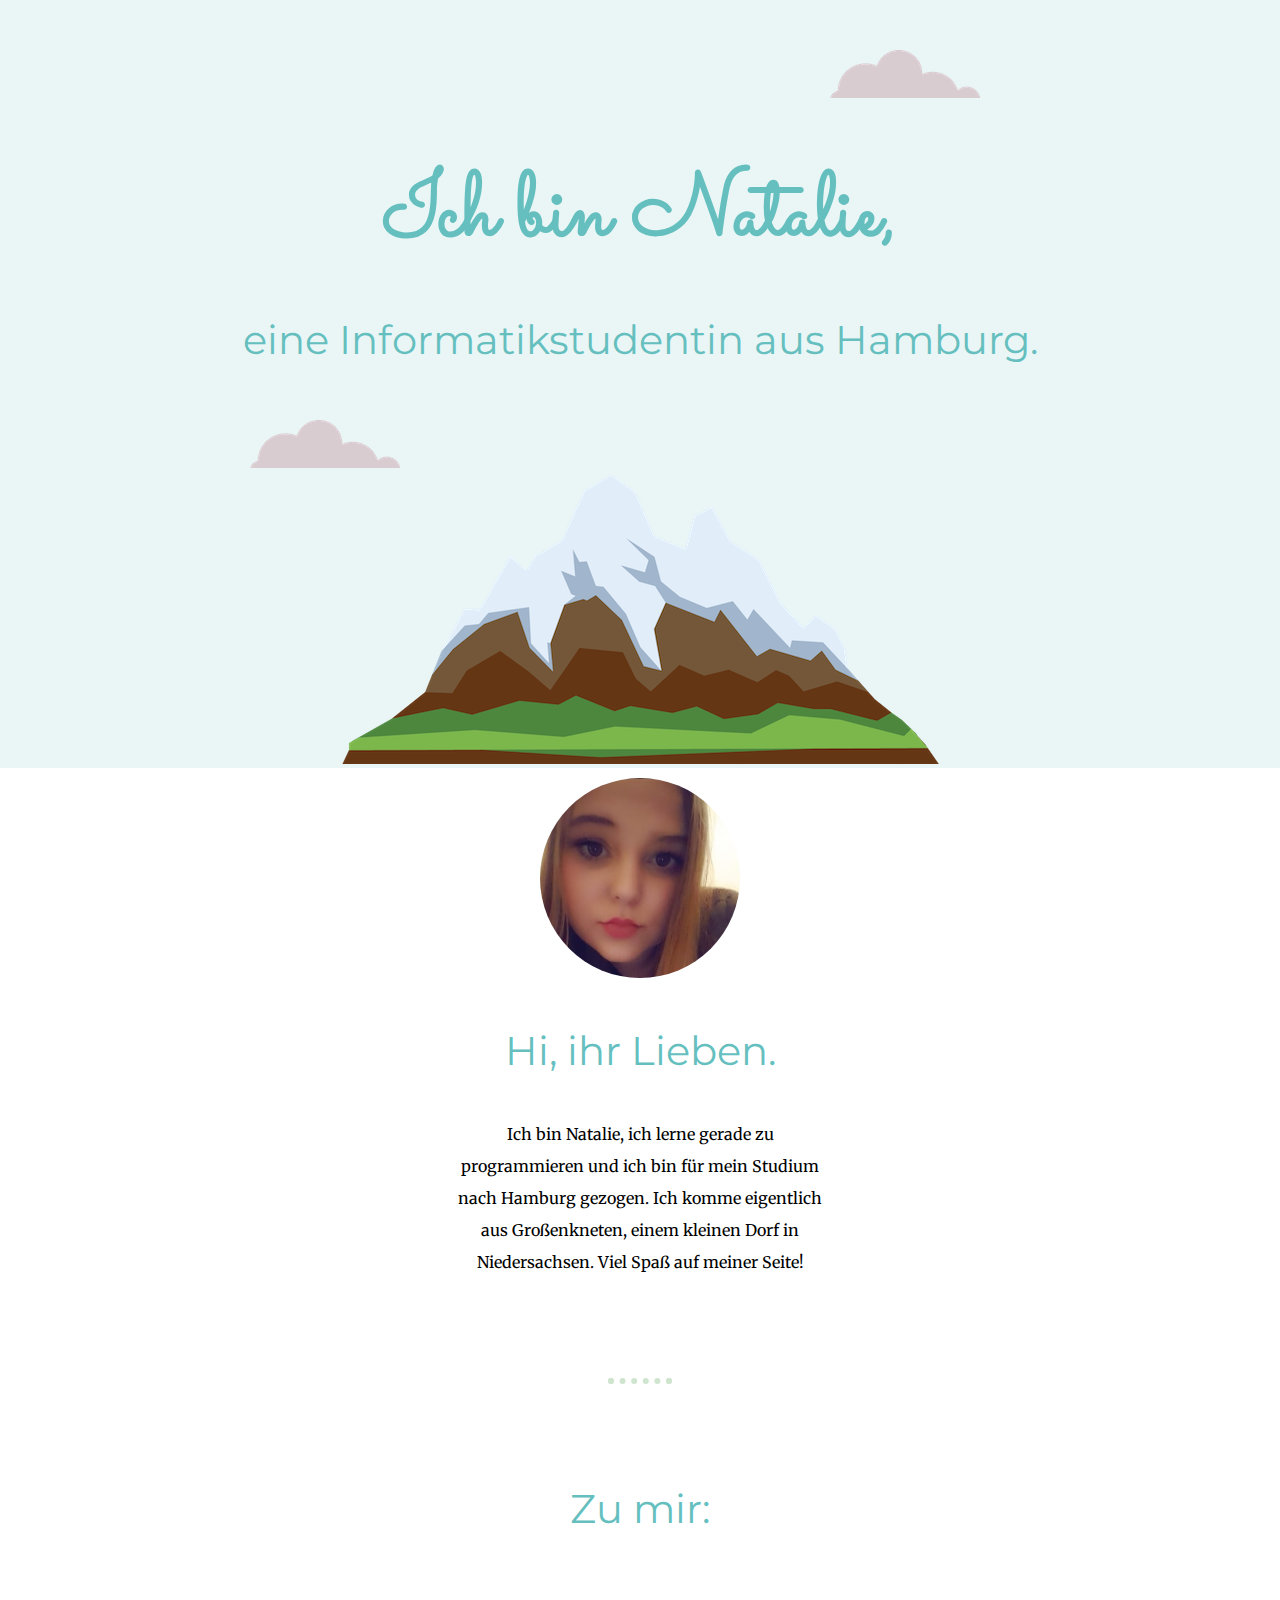
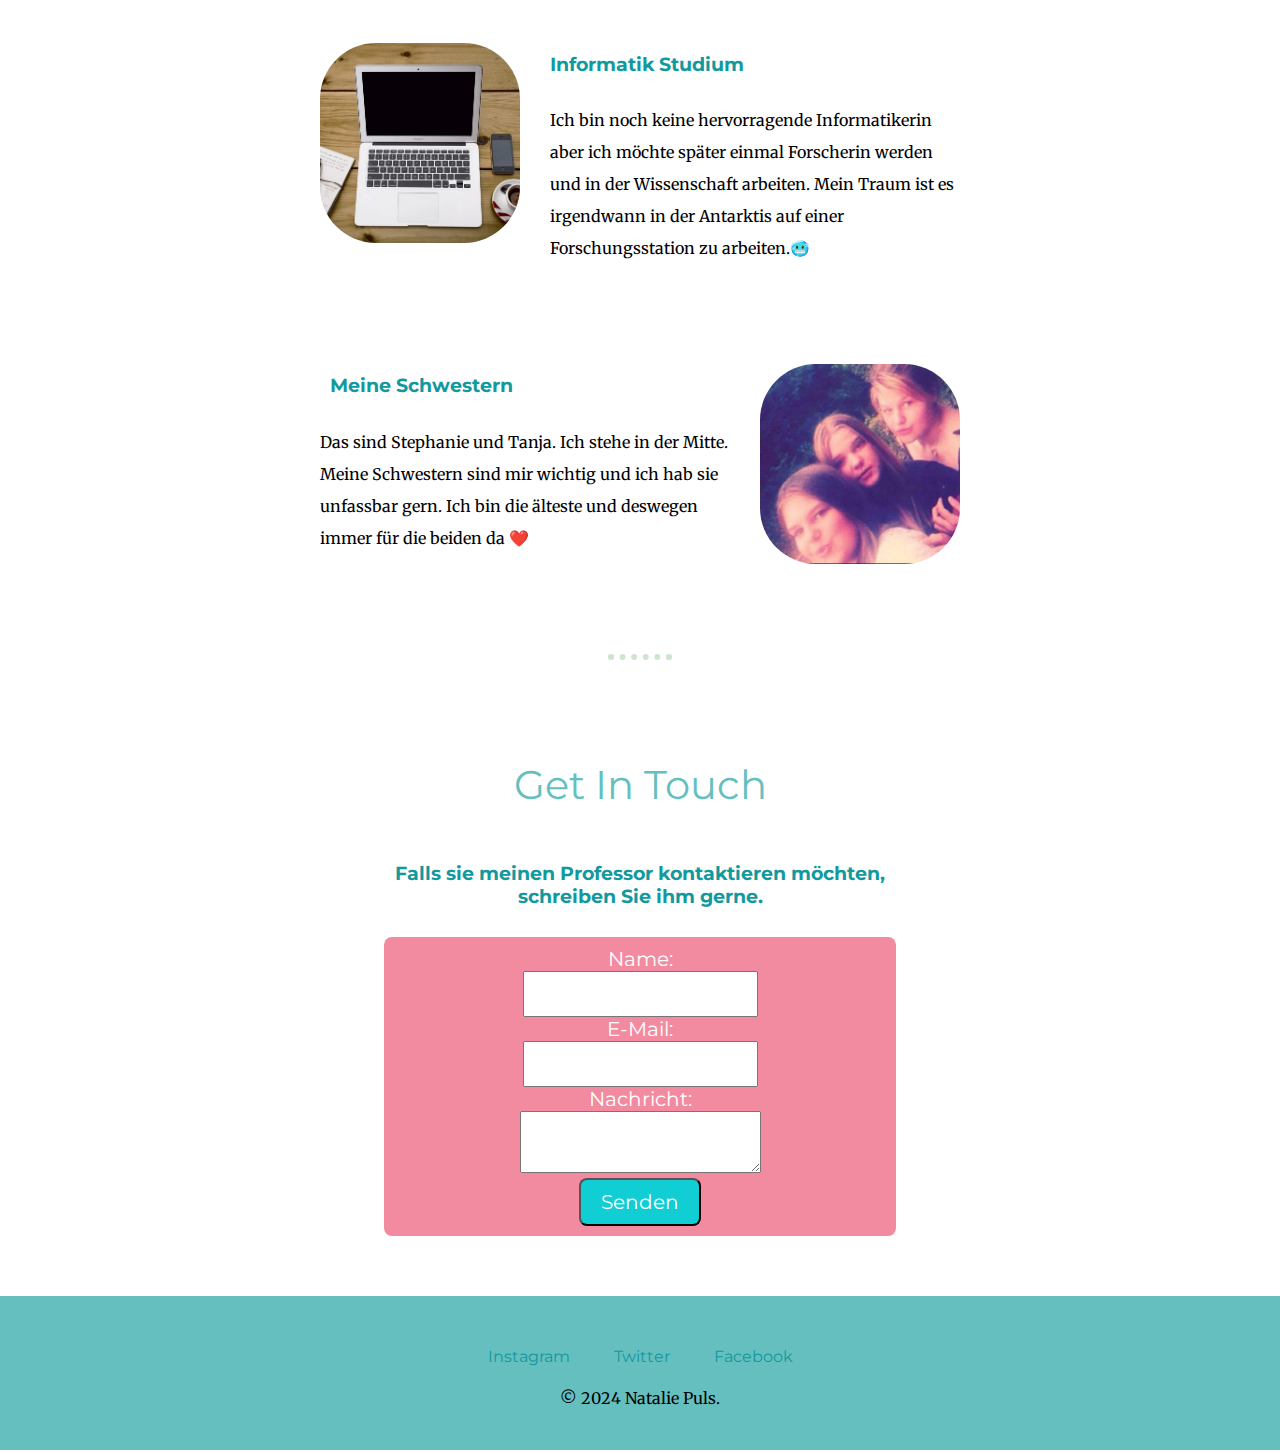
<file: index.html>
<!DOCTYPE html>
<html>
  <head>
    <meta charset="utf-8">
    <title>Natalie Puls</title>
    <link rel="stylesheet" href="hello.css">
    <link rel="icon" href="favicon.ico">
    <link href="https://fonts.googleapis.com/css2?family=Merriweather&family=Montserrat&family=Sacramento&display=swap" rel="stylesheet">

  </head>

  <body>

  <div class="Einleitung">
    <img class="erste-Wolke" src="Images/cloud.png" alt="cloud-image">
    <h1>Ich bin Natalie,</h1>
    <h2>eine Informatikstudentin aus Hamburg.</h2>
    <img class="zweite-Wolke" src="Images/cloud.png" alt="cloud-image">
    <img src="Images/mountain.png" alt="cloud-image">
  </div>

<div class="Inhalt">
  <a href="hello.html" target="_blank">
    <img class="profilbild"src="Images/pic.jpg" alt="ME">
  </a>
    
    <h2>Hi, ihr Lieben.</h2>
    <p class="kurzbeschreibung">Ich bin Natalie, ich lerne gerade zu programmieren und ich bin für mein Studium nach Hamburg gezogen. Ich komme eigentlich aus Großenkneten, einem kleinen Dorf in Niedersachsen. Viel Spaß auf meiner Seite!</p>
  </div>
  <hr>
  <div class="skills">
<h2>Zu mir:</h2>


    <div class="Inhalt-Container">
      <img class="erstes-Bild" src="Images/imgcomputer.jpg" alt="html und Css Bild">
      <h3>Informatik Studium</h3>
      <p>Ich bin noch keine hervorragende Informatikerin aber ich möchte später einmal Forscherin werden und in der Wissenschaft arbeiten. Mein Traum ist es irgendwann in der Antarktis auf einer Forschungsstation zu arbeiten.🥶</p>
    </div>
    <div class="Inhalt-Container">
        <img class="zweites-Bild" src="Images/schwestern.jpeg" alt="Bild von mir und meinen Schwestern">
      <h3>Meine Schwestern</h3>
      <p>Das sind Stephanie und Tanja. Ich stehe in der Mitte. Meine Schwestern sind mir wichtig und ich hab sie unfassbar gern. Ich bin die älteste und deswegen immer für die beiden da ❤️</p>
    </div>
  </div>
  <hr>
  <div class="contact-me">
    <h2>Get In Touch</h2>
  <h3>Falls sie meinen Professor kontaktieren möchten, schreiben Sie ihm gerne.</h3>
  <form class="form" action="mailto:Martin.Huebner@haw-hamburg.de" method="post" enctype="text/plain">
    <label for="name">Name:</label><br>
    <input type="text" id="name" name="name"><br>
    <label for="email">E-Mail:</label><br>
    <input type="email" id="email" name="email"><br>
    <label for="message">Nachricht:</label><br>
    <textarea id="message" name="message"></textarea><br>
    <input class="btn"  type="submit" value="Senden">
</form>
  </div>
</div>


<div class="Fußnote">
  <a  href="https://www.instagram.com/nataliepls_/" target="_blank">Instagram</a>
  <a  href="https://twitter.com/nataliepls1" target="_blank">Twitter</a>
  <a  href="https://www.facebook.com/natalie.puls.7/" target="_blank">Facebook</a>
  <p>© 2024 Natalie Puls.</p>
</div>
  </body>
  </html>
</file>
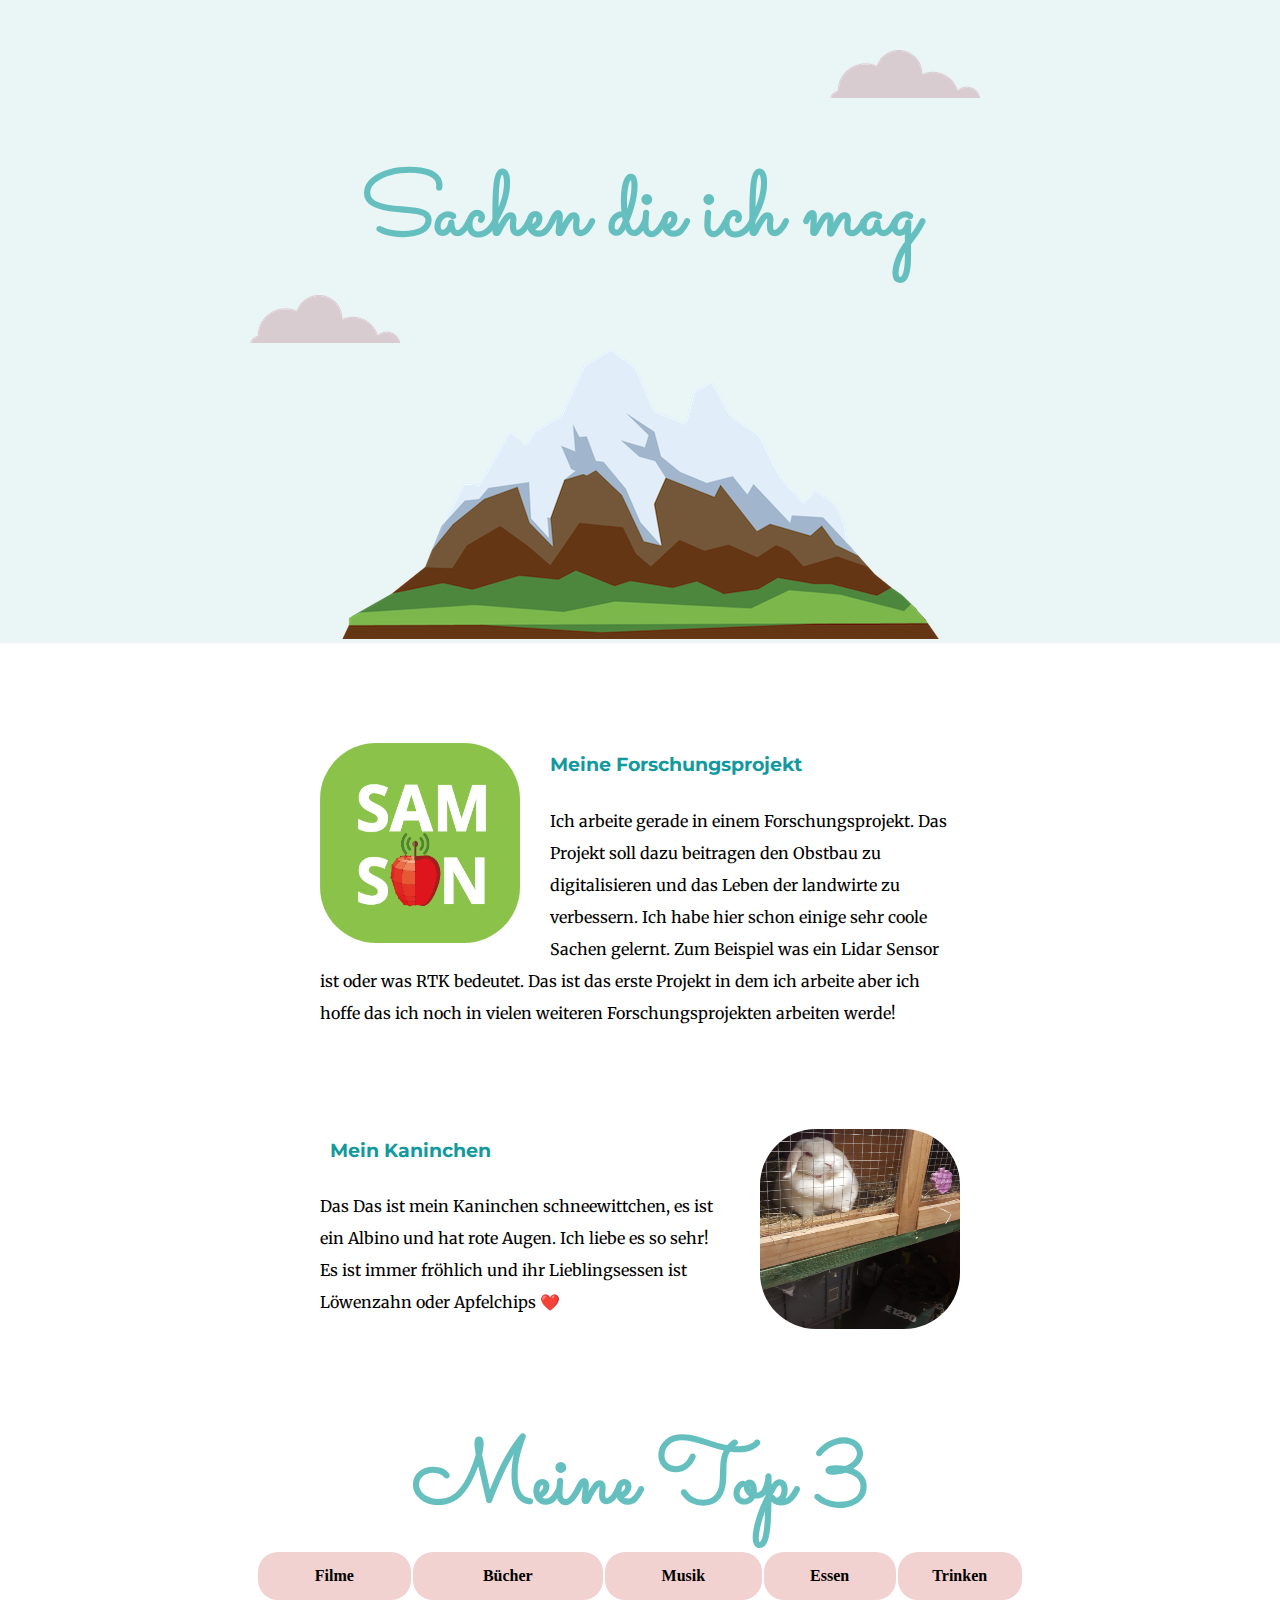
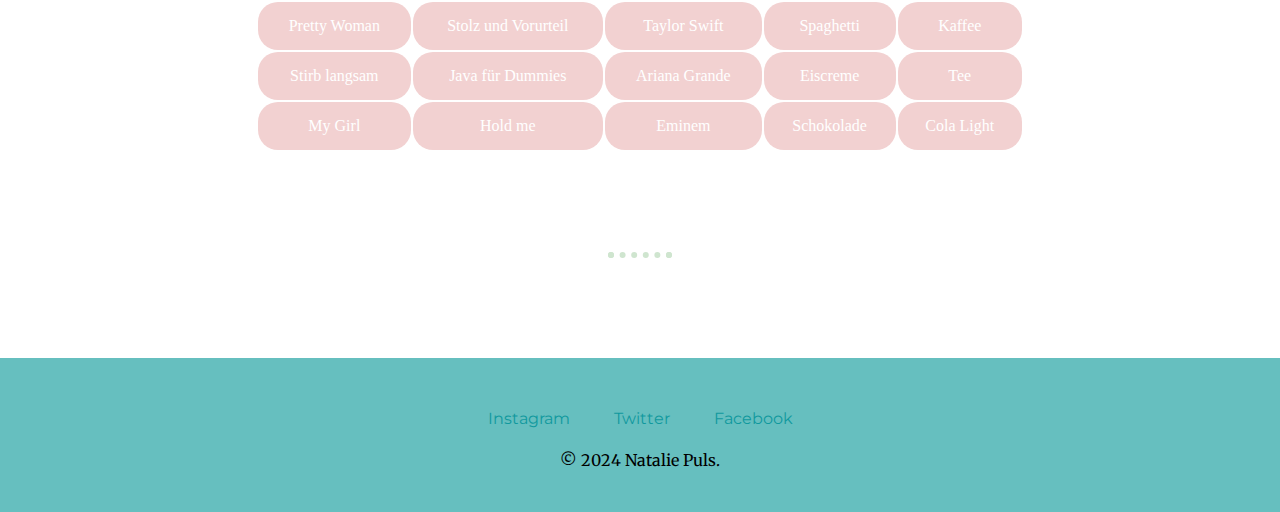
<file: hello.html>
<!DOCTYPE html>
<html>
  <head>
    <meta charset="utf-8">
    <title>Natalie Puls</title>
    <link rel="stylesheet" href="hello.css">
    <link rel="icon" href="favicon.ico">
    <link href="https://fonts.googleapis.com/css2?family=Merriweather&family=Montserrat&family=Sacramento&display=swap" rel="stylesheet">

  </head>

  <body>

  <div class="Einleitung">
    <img class="erste-Wolke" src="Images/cloud.png" alt="cloud-image">
    <h1>Sachen die ich mag</h1>
    <img class="zweite-Wolke" src="Images/cloud.png" alt="cloud-image">
    <img src="Images/mountain.png" alt="cloud-image">
  </div>

<div class="Inhalt">

  <div>
    <div class="Inhalt-Container">
      <img class="erstes-Bild" src="Images/samsonrechteck.png" alt="samsonlogo">
      <h3>Meine Forschungsprojekt</h3>
      <p>Ich arbeite gerade in einem Forschungsprojekt. Das Projekt soll dazu beitragen den Obstbau zu digitalisieren und das Leben der landwirte zu verbessern. Ich habe hier schon einige sehr coole Sachen gelernt. Zum Beispiel was ein Lidar Sensor ist oder was RTK bedeutet. Das ist das erste Projekt in dem ich arbeite aber ich hoffe das ich noch in vielen weiteren Forschungsprojekten arbeiten werde! </p>
    </div>
    <div class="Inhalt-Container">
        <img class="zweites-Bild" src="Images/schneewittchen.jpeg" alt="Bild von mir und meinen Schwestern">
      <h3>Mein Kaninchen</h3>
      <p>Das Das ist mein Kaninchen schneewittchen, es ist ein Albino und hat rote Augen. Ich liebe es so sehr! Es ist immer fröhlich und ihr Lieblingsessen ist Löwenzahn oder Apfelchips ❤️</p>
    </div>

    <h1>Meine Top 3</h1>
    <table>
        <tr>
          <th>Filme</th>
          <th>Bücher</th>
          <th>Musik</th>
          <th>Essen</th>
          <th>Trinken</th>
        </tr>
        <!-- 10 Datenzeilen mit Beispieltext -->
        <tr><td>Pretty Woman</td><td>Stolz und Vorurteil</td><td>Taylor Swift</td><td>Spaghetti</td><td>Kaffee</td></tr>
        <tr><td>Stirb langsam</td><td>Java für Dummies</td><td>Ariana Grande</td><td>Eiscreme</td><td>Tee</td></tr>
        <tr><td>My Girl</td><td>Hold me</td><td>Eminem</td><td>Schokolade</td><td>Cola Light</td></tr>
      </table>
  </div>
  <hr>

  <div class="Fußnote">
    <a  href="https://www.instagram.com/nataliepls_/" target="_blank">Instagram</a>
    <a  href="https://twitter.com/nataliepls1" target="_blank">Twitter</a>
    <a  href="https://www.facebook.com/natalie.puls.7/" target="_blank">Facebook</a>
    <p>© 2024 Natalie Puls.</p>
  </div>

  </body>
    
</body>
</html>
</file>
<file: hello.css>
body{
  margin: 0;
  text-align: center;
  font-family: 'Merriweather', serif;

}

h1{
  font-size: 5.625rem;
  margin: 50px auto 0 auto;
  font-family: 'Sacramento', cursive;
  color: #66BFBF;

}

p{
  line-height: 2;
}

h2{
  font-family: 'Montserrat', sans-serif;
  font-size: 2.5rem;
  color: #66BFBF;
  font-weight: normal;
  padding-bottom: 10px;
}

h3{
  font-family: 'Montserrat', sans-serif;
  color: #11999E;
  padding: 10px;
}

a{
  color: #11999E;
  font-family: 'Montserrat', sans-serif;
  margin: 10px 20px;
  text-decoration: none;
}

a:hover{
  color: #EAF6F6;
}

hr{
  border: dotted #cfe5cf 6px;
  border-bottom: none;
  width: 4%;
  margin: 100px auto;
}

.kurzbeschreibung{
  width: 30%;
  margin: auto;
}

.profilbild{
  width: 200px;
  height: 200px;
  padding: 10px;
  border-radius: 50%;
}

.erstes-Bild{
  width: 200px;
  height: 200px;
  border-radius: 28%;
  float: left;
  margin-right: 30px;
}

.zweites-Bild{
  width: 200px;
  height: 200px;
  border-radius: 28%;
  float: right;
  margin-left: 30px;
}

.Einleitung{
  background-color: #EAF6F6;
  position: relative;
  padding-top: 100px;
}

.Fußnote{
  background-color: #66BFBF;
  padding: 50px 0 20px;
}

.erste-Wolke{
  position: absolute;
  right: 300px;
  top: 50px;
}

.zweite-Wolke{
  position: absolute;
  left: 250px;
  bottom: 300px;
}

.Inhalt-Container{
  width: 50%;
  margin: 100px auto 100px auto;
  text-align: left;
}

.contact-me{
  width: 40%;
  margin: 40px auto 60px;
}

input[type="text"],
input[type="email"],
textarea {
  font-size: 16px; 
  padding: 12px;  
  box-sizing: border-box; 
}

.form {
  background: #F38BA0;
  border-radius: 8px;
  font-family: 'Montserrat', cursive;
  color: #ffffff;
  font-size: 20px;
  padding: 10px 20px 10px 20px;
  text-decoration: none;
}

.btn{
  background: #11cdd4;
  border-radius: 8px;
  font-family: 'Montserrat', cursive;
  color: #ffffff;
  font-size: 20px;
  padding: 10px 20px 10px 20px;
  text-decoration: none;
}
.btn:hover {
  background: #30e3cb;
}

.copyright{
  color: #EAF6F6;
  font-size: 0.75rem;
  padding: 20px 0;
}

table {
  width: 60%;
  margin: auto;
}
th, td {
  padding: 15px;
  background-color: #F2D1D1;
  color: white;
  font-family: 'Times New Roman', Times, serif;
  text-align: center;
}
th, td {
  border-radius: 20px;
}

th{
  color: black;
}
</file>
